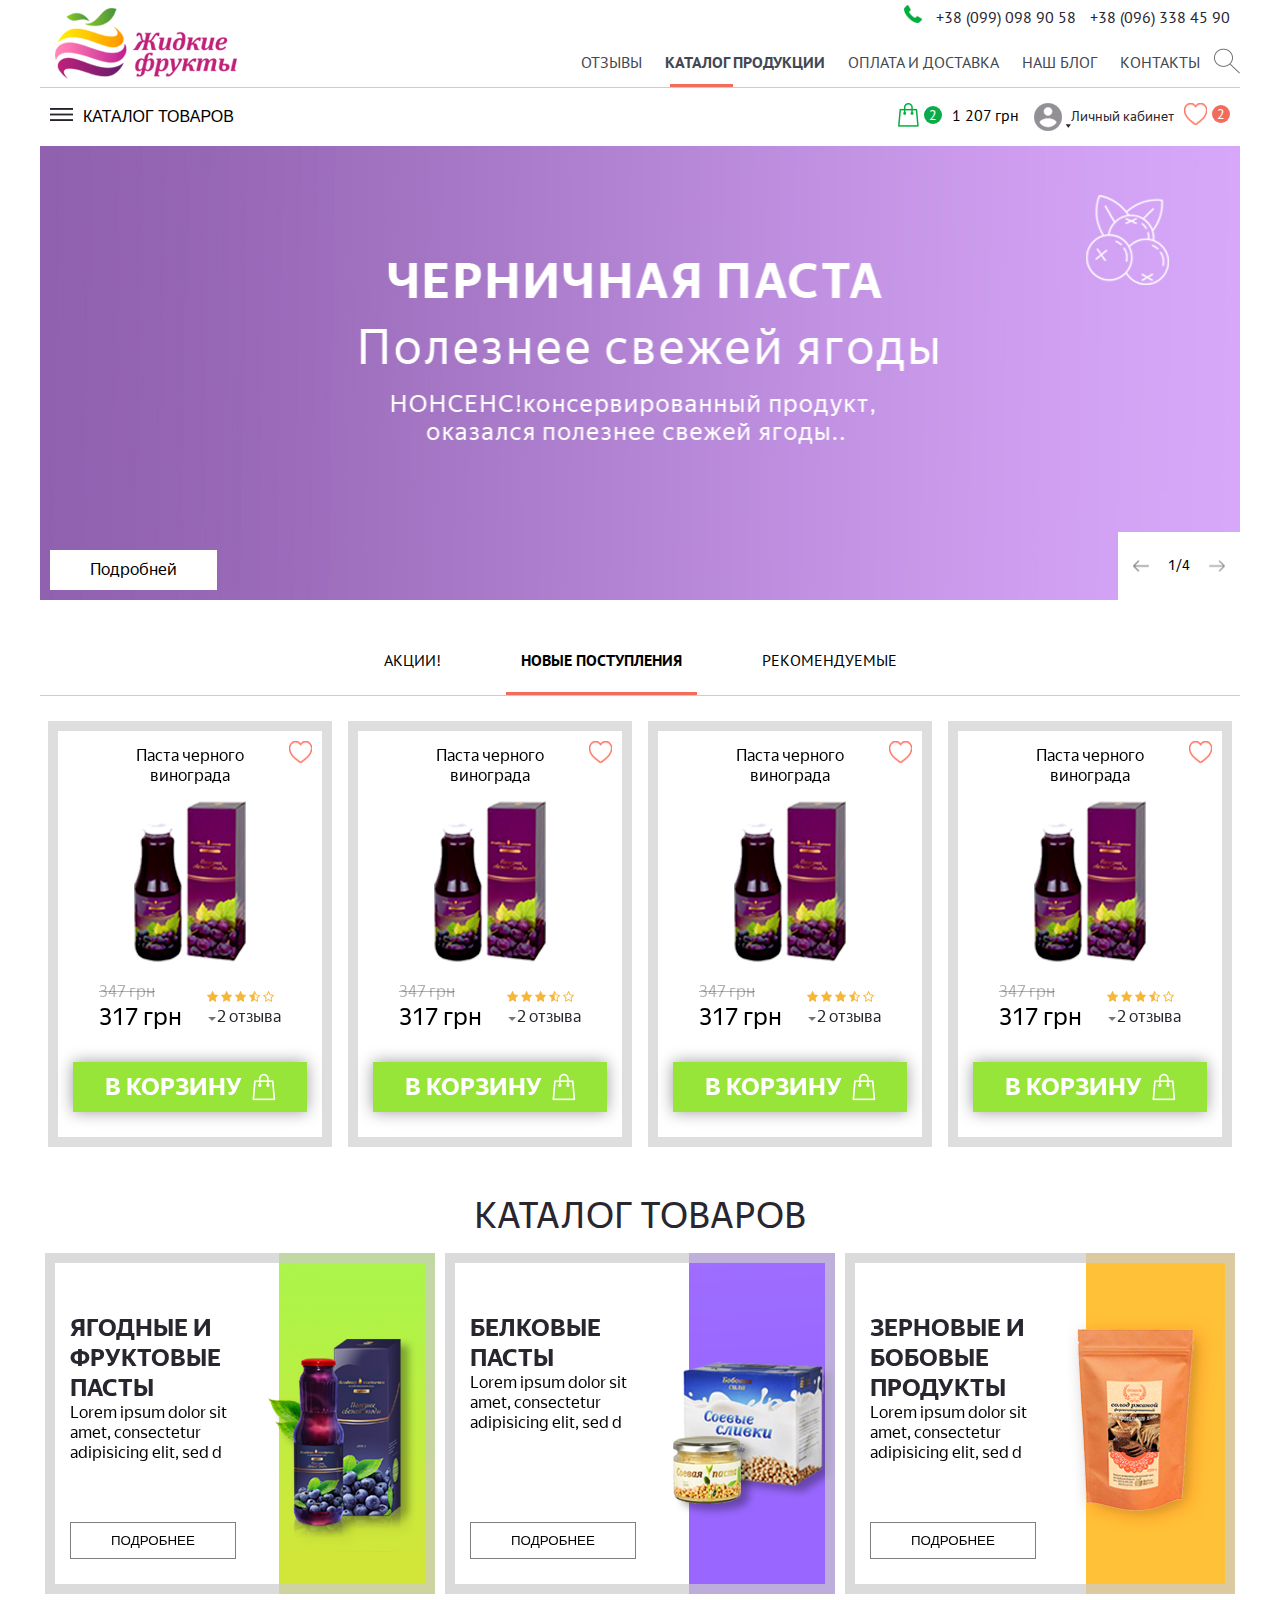
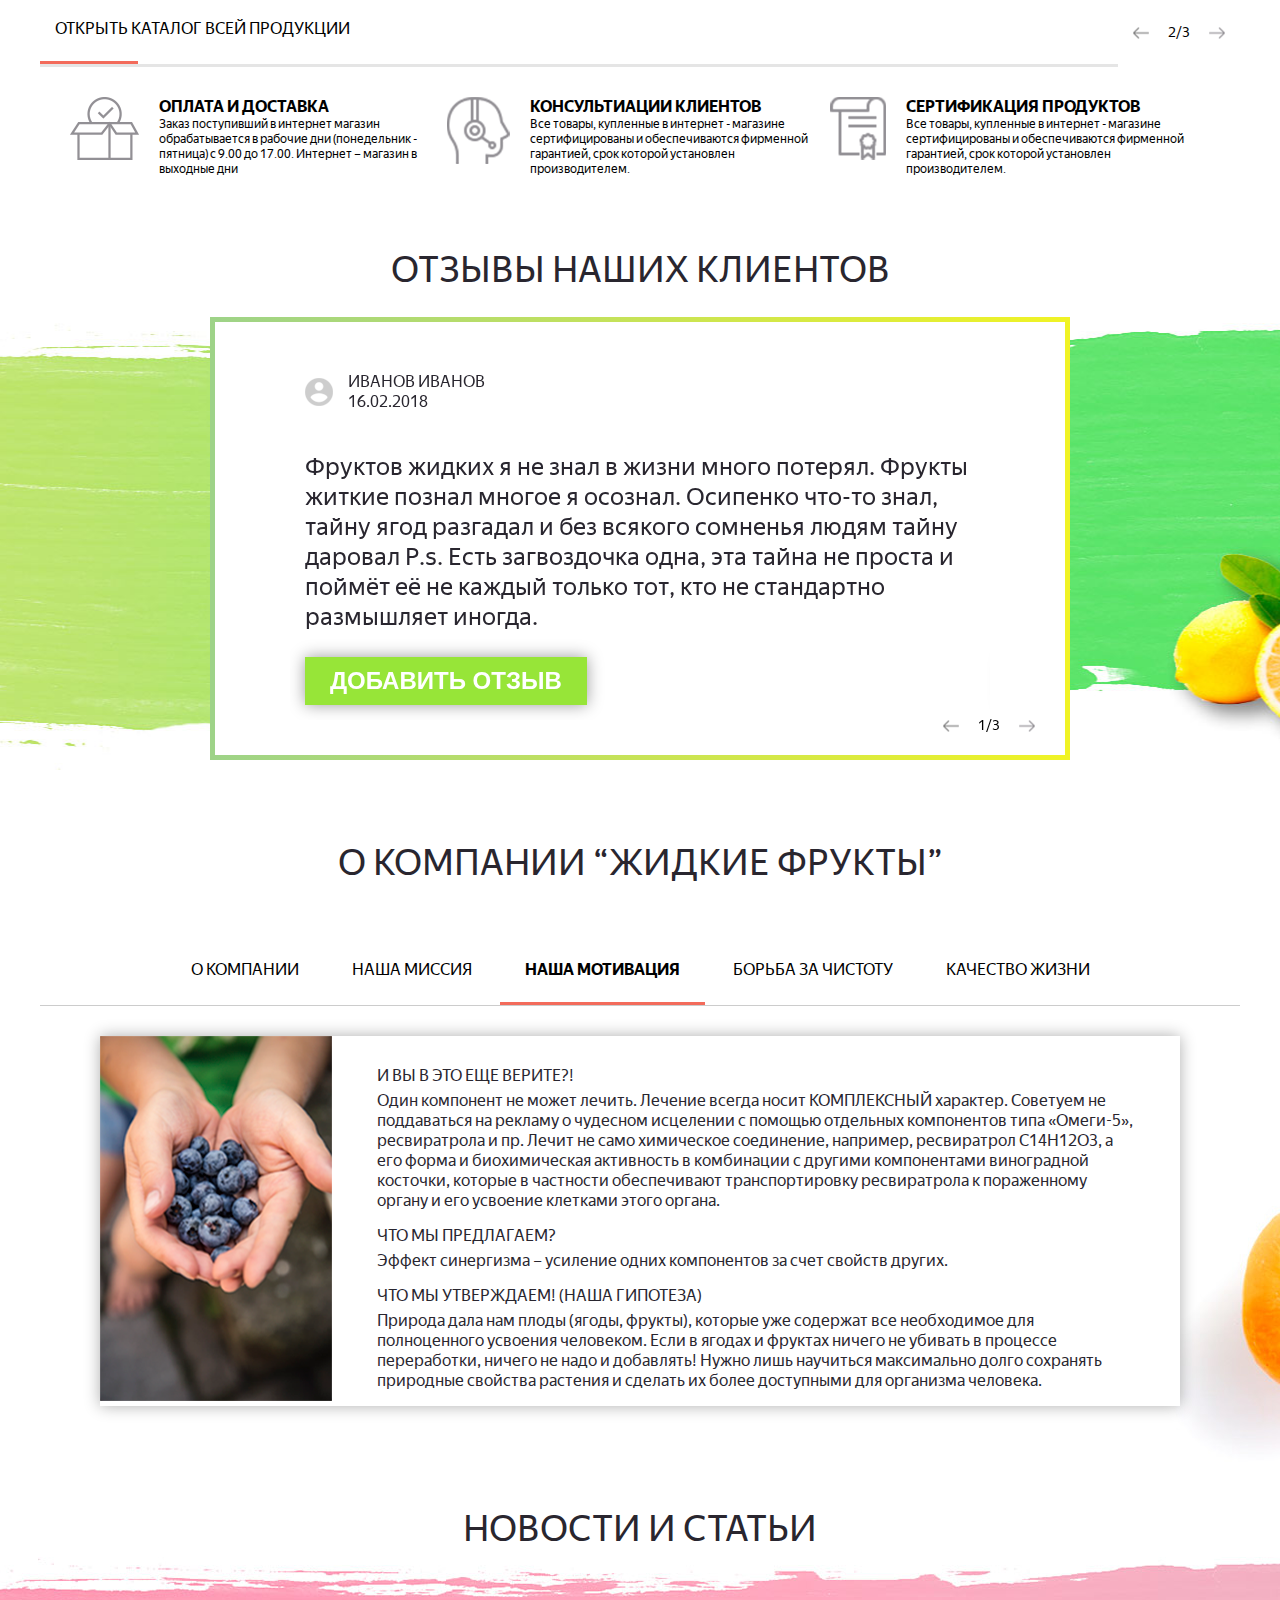
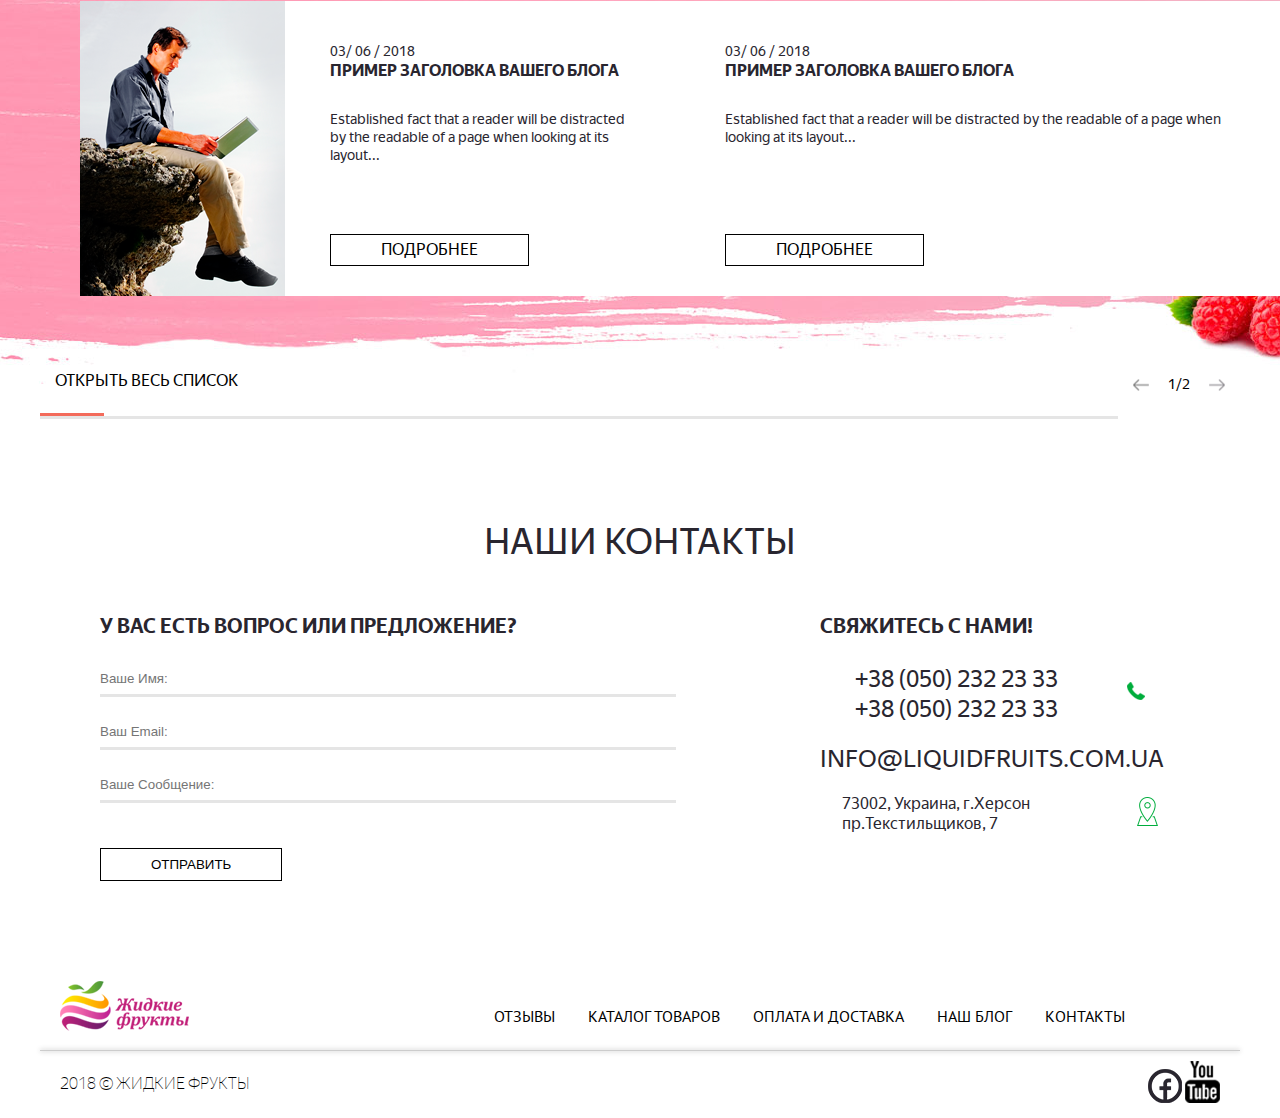
<file: index.html>
<!DOCTYPE html>
<html lang="ru"
	  dir="ltr">
<head>
	<meta name="description"
		  content="application/xhtml+xml"/>
	<meta charset="UTF-8"/>
	<meta name="viewport" content="width=device-width, initial-scale=1.0">
	<title>Get an object</title>
	<link href="https://fonts.googleapis.com/css?family=Raleway:400,800" rel="stylesheet">
	<link href="https://fonts.googleapis.com/css?family=PT+Sans:400,700" rel="stylesheet">
	<link rel="stylesheet" href="scss/css_plugin/labs.css" />
	<link rel="stylesheet" href="scss/css_plugin/remodal.css" />
	<link rel="stylesheet" href="scss/css_plugin/remodal-default-theme.css" />
	<link rel="stylesheet" href="scss/main.css" />
	<script type="text/javascript" src="js/components/jquery-3.2.1.min.js"></script>
	<script type="text/javascript" src="js/components/owlcarousel/owl.carousel.js"></script>
	<script type="text/javascript" src="js/components/owlcarousel/owl.navigation.js"></script>
	<script type="text/javascript" src="js/components/jquery.raty-fa.js"></script>
	<script type="text/javascript" src="js/components/remodal.js"></script>
	<script type="text/javascript" src="js/components/jquery.slimscroll.min.js"></script>
	<script type="text/javascript" src="js/main.js"></script>
	<script type="text/javascript" src="js/pages/home.js"></script>
</head>
<body>

<section class="top_navbar">
	<div class="container">
		<div class="top_navbar-container">
			<div class="top_navbar-container__item">
				<div class="top_navbar-container__item-logo">
					<a href="/"><img src="images/logo.png" /></a>
				</div>
			</div>
			<div class="top_navbar-container__item">
				<div class="top_navbar-container__item-contacts">
					<span><img src="images/icon-tel.png" /></span>
					<a href="tel:+380990989058">+38 (099) 098 90 58</a>
					<a href="tel:+380990989058">+38 (096) 338 45 90</a>
				</div>
				<div class="top_navbar-container__item-menu">
					<ul class="top_navbar-container__item-menu__list">
						<li><a href="#">ОТЗЫВЫ</a></li>
						<li><a class="active" href="#">КАТАЛОГ ПРОДУКЦИИ</a></li>
						<li><a href="#">ОПЛАТА И ДОСТАВКА</a></li>
						<li><a href="#">НАШ БЛОГ</a></li>
						<li><a href="#">КОНТАКТЫ</a></li>
						<li><img src="images/icon-search.png" /></li>
					</ul>
				</div>
			</div>
		</div>
	</div>
</section>
<section class="fixed_navbar">
	<div class="container">
		<div class="fixed_navbar-container">
			<div class="fixed_navbar-container-catalog">
				<button type="button"><img src="images/icon-catalog.png">Каталог товаров</button>
				<div class="fixed_navbar-container-catalog__dropdown">
					<div class="catalog_block">
						<div class="container">
							<div class="catalog_block_container">
								<div class="catalog_block_container-header">
									<p>КАТАЛОГ ТОВАРОВ</p>
								</div>
								<div id="categories_list" class="catalog_block_container-list owl-carousel owl-theme">
									<div  class="item catalog_block_container-list__item">
										<img data-image = "images/categories/1.png" data-image-active="images/categories/1-active.png" src="images/categories/1.png" />
										<div class="item catalog_block_container-list__item-wrapper">
											<div class="catalog_block_container-list__item-wrapper-text">
												<h3>ЯГОДНЫЕ И  ФРУКТОВЫЕ ПАСТЫ </h3>
												<p>Lorem ipsum dolor sit amet, consectetur adipisicing elit, sed d</p>
												<button>ПОДРОБНЕЕ</button>
											</div>
										</div>
									</div>
									<div  class="item catalog_block_container-list__item">
										<img src="images/categories/2.png" />
										<div class="item catalog_block_container-list__item-wrapper">
											<div class="catalog_block_container-list__item-wrapper-text">
												<h3>белковые ПАСТЫ</h3>
												<p>Lorem ipsum dolor sit amet, consectetur adipisicing elit, sed d</p>
												<button>ПОДРОБНЕЕ</button>
											</div>
										</div>
									</div>
									<div  class="item catalog_block_container-list__item">
										<img src="images/categories/3.png" />
										<div class="item catalog_block_container-list__item-wrapper">
											<div class="catalog_block_container-list__item-wrapper-text">
												<h3>Зерновые  и бобовые продукты</h3>
												<p>Lorem ipsum dolor sit amet, consectetur adipisicing elit, sed d</p>
												<button>ПОДРОБНЕЕ</button>
											</div>
										</div>
									</div>
								</div>
								<div class="owl-custom-pagination catalog_block_container-pagination">

								</div>
								<div class="catalog_block_container-subcategories">
									<div class="catalog_block_container-subcategories__close">
										<a href="#" ><img src="images/icon-close.png" /></a>
									</div>
									<div class="catalog_block_container-subcategories__header">
										<img src="images/icon-subcategories.png" />
										<p><span>СМОТРЕТЬ ВСЕ ТОВАРЫ</span> /  ягодные и фруктовые пасты </p>
									</div>
									<div class="catalog_block_container-subcategories__content">
										<div class="catalog_block_container-subcategories__content-item">
											<a href="">Черничная паста</a>
										</div>
										<div class="catalog_block_container-subcategories__content-item">
											<a href="">Клюквенная паста</a>
										</div>
										<div class="catalog_block_container-subcategories__content-item">
											<a href="">Клюквенная паста</a>
										</div>
										<div class="catalog_block_container-subcategories__content-item">
											<a href="">Черничная паста</a>
										</div>
										<div class="catalog_block_container-subcategories__content-item">
											<a href="">Клюквенная паста</a>
										</div>
										<div class="catalog_block_container-subcategories__content-item">
											<a href="">Клюквенная паста</a>
										</div>
										<div class="catalog_block_container-subcategories__content-item">
											<a href="">Черничная паста</a>
										</div>
										<div class="catalog_block_container-subcategories__content-item">
											<a href="">Клюквенная паста</a>
										</div>
										<div class="catalog_block_container-subcategories__content-item">
											<a href="">Клюквенная паста</a>
										</div>
									</div>
								</div>
								<div class="catalog_block_container-footer">
									<div class="catalog_block_container-footer__link">
										<a href="#" class="">открыть каталог всей продукции</a>
									</div>
									<div class="catalog_block_container-footer__pagination">

									</div>
								</div>
							</div>
						</div>
					</div>
				</div>
			</div>
			<div class="fixed_navbar-container-cart">
				<div class="fixed_navbar-container-cart__cart">
					<a href="shopping-cart.html"><img src="images/icon-bag.png" /> <span>2</span> <p
							class="fixed_navbar-container-cart__cart-price">1 207 грн</p></a>
				</div>
				<div class="fixed_navbar-container-cart__account">
					<div class="fixed_navbar-container-cart__account-navbar dropdown">
						<div class="dropdown-header">
							<img src="images/icon-user.png" /> <p>Личный кабинет</p>
						</div>
						<div class="dropdown-content">
							<ul class="fixed_navbar-container-cart__account-navbar__items">
								<li><a href="#login-modal">Войти</a></li>
								<li><a href="#">Зарегистрироваться</a></li>
							</ul>
						</div>
					</div>
				</div>
				<div class="fixed_navbar-container-cart__like">
					<a href="#"><img src="images/icon-like.png" /> <span>2</span></a>
				</div>
			</div>

		</div>
	</div>
</section>
<section class="main_banner">
	<div class="container">
		<div class="main_banner_container">
			<div id="main_banner" class="owl-carousel owl-theme main_banner_container-items">
				<div class="item">
					<img src="images/banner_1.jpg" />
					<a href="#">Подробней</a>
				</div>
				<div class="item">
					<img src="images/banner_1.jpg" />
					<a href="#">Подробней</a>
				</div>
				<div class="item">
					<img src="images/banner_1.jpg" />
					<a href="#">Подробней</a>
				</div>
				<div class="item">
					<img src="images/banner_1.jpg" />
					<a href="#">Подробней</a>
				</div>
			</div>
			<div class="owl-custom-pagination main_banner_container-pagination">

			</div>
		</div>
	</div>
</section>
<section class="product_list">
	<div class="container">
		<div class="product_list_container">
			<div class="product_list_container-header">
				<div class="product_list_container-header__item">
					<a  href="#">АКЦИИ!</a>
				</div>
				<div class="product_list_container-header__item">
					<a class="active" href="#">НОВЫЕ ПОСТУПЛЕНИЯ</a>
				</div>
				<div class="product_list_container-header__item">
					<a href="#">РЕКОМЕНДУЕМЫЕ</a>
				</div>
			</div>
			<div class="product_list_container-content">
				<div id="product_banner" class="owl-carousel owl-theme product_list_container-content__items">
					<div class="item">
						<div class="product_list_container-content__items-container">
							<div class="product_list_container-content__items-container__header">
								<a href="#">Паста черного  винограда  </a>
								<div class="product_list_container-content__items-container__header-like">
									<button class="product_list_container-content__items-container__header-like__button" type="button"><img src="images/icon-like.png" /></button>
								</div>
							</div>
							<div class="product_list_container-content__items-container__image">
								<img src="images/products/product_1.jpg" />
							</div>
							<div class="product_list_container-content__items-container__content">
								<div class="product_list_container-content__items-container__content-price">
									<div class="product_list_container-content__items-container__content-price__item">
										<p class="old_price">
											347 грн
										</p>
										<p>317 грн</p>
									</div>
									<div class="product_list_container-content__items-container__content-price__item">
										<div class="raty"></div>
										<div class="product_list_container-content__items-container__content-price__item-rating">
											<img src="images/icon-arrow.png" /> <span>2 отзыва</span>
										</div>
									</div>
								</div>
								<div class="product_list_container-content__items-container__content-addtocart">
									<a href="#">
										<span>В корзину</span> <img src="images/icon-bag-big.png" />
									</a>
								</div>
							</div>
						</div>
					</div>
					<div class="item">
						<div class="product_list_container-content__items-container">
							<div class="product_list_container-content__items-container__header">
								<a href="#">Паста черного  винограда  </a>
								<div class="product_list_container-content__items-container__header-like">
									<button class="product_list_container-content__items-container__header-like__button" type="button"><img src="images/icon-like.png" /></button>
								</div>
							</div>
							<div class="product_list_container-content__items-container__image">
								<img src="images/products/product_1.jpg" />
							</div>
							<div class="product_list_container-content__items-container__content">
								<div class="product_list_container-content__items-container__content-price">
									<div class="product_list_container-content__items-container__content-price__item">
										<p class="old_price">
											347 грн
										</p>
										<p>317 грн</p>
									</div>
									<div class="product_list_container-content__items-container__content-price__item">
										<div class="raty"></div>
										<div class="product_list_container-content__items-container__content-price__item-rating">
											<img src="images/icon-arrow.png" /> <span>2 отзыва</span>
										</div>
									</div>
								</div>
								<div class="product_list_container-content__items-container__content-addtocart">
									<a href="#">
										<span>В корзину</span> <img src="images/icon-bag-big.png" />
									</a>
								</div>
							</div>
						</div>
					</div>
					<div class="item">
						<div class="product_list_container-content__items-container">
							<div class="product_list_container-content__items-container__header">
								<a href="#">Паста черного  винограда  </a>
								<div class="product_list_container-content__items-container__header-like">
									<button class="product_list_container-content__items-container__header-like__button" type="button"><img src="images/icon-like.png" /></button>
								</div>
							</div>
							<div class="product_list_container-content__items-container__image">
								<img src="images/products/product_1.jpg" />
							</div>
							<div class="product_list_container-content__items-container__content">
								<div class="product_list_container-content__items-container__content-price">
									<div class="product_list_container-content__items-container__content-price__item">
										<p class="old_price">
											347 грн
										</p>
										<p>317 грн</p>
									</div>
									<div class="product_list_container-content__items-container__content-price__item">
										<div class="raty"></div>
										<div class="product_list_container-content__items-container__content-price__item-rating">
											<img src="images/icon-arrow.png" /> <span>2 отзыва</span>
										</div>
									</div>
								</div>
								<div class="product_list_container-content__items-container__content-addtocart">
									<a href="#">
										<span>В корзину</span> <img src="images/icon-bag-big.png" />
									</a>
								</div>
							</div>
						</div>
					</div>
					<div class="item">
						<div class="product_list_container-content__items-container">
							<div class="product_list_container-content__items-container__header">
								<a href="#">Паста черного  винограда  </a>
								<div class="product_list_container-content__items-container__header-like">
									<button class="product_list_container-content__items-container__header-like__button" type="button"><img src="images/icon-like.png" /></button>
								</div>
							</div>
							<div class="product_list_container-content__items-container__image">
								<img src="images/products/product_1.jpg" />
							</div>
							<div class="product_list_container-content__items-container__content">
								<div class="product_list_container-content__items-container__content-price">
									<div class="product_list_container-content__items-container__content-price__item">
										<p class="old_price">
											347 грн
										</p>
										<p>317 грн</p>
									</div>
									<div class="product_list_container-content__items-container__content-price__item">
										<div class="raty"></div>
										<div class="product_list_container-content__items-container__content-price__item-rating">
											<img src="images/icon-arrow.png" /> <span>2 отзыва</span>
										</div>
									</div>
								</div>
								<div class="product_list_container-content__items-container__content-addtocart">
									<a href="#">
										<span>В корзину</span> <img src="images/icon-bag-big.png" />
									</a>
								</div>
							</div>
						</div>
					</div>
					<div class="item">
						<div class="product_list_container-content__items-container">
							<div class="product_list_container-content__items-container__header">
								<a href="#">Паста черного  винограда  </a>
								<div class="product_list_container-content__items-container__header-like">
									<button class="product_list_container-content__items-container__header-like__button" type="button"><img src="images/icon-like.png" /></button>
								</div>
							</div>
							<div class="product_list_container-content__items-container__image">
								<img src="images/products/product_1.jpg" />
							</div>
							<div class="product_list_container-content__items-container__content">
								<div class="product_list_container-content__items-container__content-price">
									<div class="product_list_container-content__items-container__content-price__item">
										<p class="old_price">
											347 грн
										</p>
										<p>317 грн</p>
									</div>
									<div class="product_list_container-content__items-container__content-price__item">
										<div class="raty"></div>
										<div class="product_list_container-content__items-container__content-price__item-rating">
											<img src="images/icon-arrow.png" /> <span>2 отзыва</span>
										</div>
									</div>
								</div>
								<div class="product_list_container-content__items-container__content-addtocart">
									<a href="#">
										<span>В корзину</span> <img src="images/icon-bag-big.png" />
									</a>
								</div>
							</div>
						</div>
					</div>
				</div>
			</div>
		</div>
	</div>
</section>
<section class="catalog_block">
	<div class="container">
		<div class="catalog_block_container">
			<div class="catalog_block_container-header">
				<p>КАТАЛОГ ТОВАРОВ</p>
			</div>
			<div id="categories_list" class="catalog_block_container-list owl-carousel owl-theme">
				<div  class="item catalog_block_container-list__item">
					<img data-image = "images/categories/1.png" data-image-active="images/categories/1-active.png" src="images/categories/1.png" />
					<div class="item catalog_block_container-list__item-wrapper">
						<div class="catalog_block_container-list__item-wrapper-text">
							<h3>ЯГОДНЫЕ И  ФРУКТОВЫЕ ПАСТЫ </h3>
							<p>Lorem ipsum dolor sit amet, consectetur adipisicing elit, sed d</p>
							<button>ПОДРОБНЕЕ</button>
						</div>
					</div>
				</div>
				<div  class="item catalog_block_container-list__item">
					<img src="images/categories/2.png" />
					<div class="item catalog_block_container-list__item-wrapper">
						<div class="catalog_block_container-list__item-wrapper-text">
							<h3>белковые ПАСТЫ</h3>
							<p>Lorem ipsum dolor sit amet, consectetur adipisicing elit, sed d</p>
							<button>ПОДРОБНЕЕ</button>
						</div>
					</div>
				</div>
				<div  class="item catalog_block_container-list__item">
					<img src="images/categories/3.png" />
					<div class="item catalog_block_container-list__item-wrapper">
						<div class="catalog_block_container-list__item-wrapper-text">
							<h3>Зерновые  и бобовые продукты</h3>
							<p>Lorem ipsum dolor sit amet, consectetur adipisicing elit, sed d</p>
							<button>ПОДРОБНЕЕ</button>
						</div>
					</div>
				</div>
			</div>
			<div class="owl-custom-pagination catalog_block_container-pagination">

			</div>
			<div class="catalog_block_container-subcategories">
				<div class="catalog_block_container-subcategories__close">
					<a href="#" ><img src="images/icon-close.png" /></a>
				</div>
				<div class="catalog_block_container-subcategories__header">
					<img src="images/icon-subcategories.png" />
					<p><span>СМОТРЕТЬ ВСЕ ТОВАРЫ</span> /  ягодные и фруктовые пасты </p>
				</div>
				<div class="catalog_block_container-subcategories__content">
					<div class="catalog_block_container-subcategories__content-item">
						<a href="">Черничная паста</a>
					</div>
					<div class="catalog_block_container-subcategories__content-item">
						<a href="">Клюквенная паста</a>
					</div>
					<div class="catalog_block_container-subcategories__content-item">
						<a href="">Клюквенная паста</a>
					</div>
					<div class="catalog_block_container-subcategories__content-item">
						<a href="">Черничная паста</a>
					</div>
					<div class="catalog_block_container-subcategories__content-item">
						<a href="">Клюквенная паста</a>
					</div>
					<div class="catalog_block_container-subcategories__content-item">
						<a href="">Клюквенная паста</a>
					</div>
					<div class="catalog_block_container-subcategories__content-item">
						<a href="">Черничная паста</a>
					</div>
					<div class="catalog_block_container-subcategories__content-item">
						<a href="">Клюквенная паста</a>
					</div>
					<div class="catalog_block_container-subcategories__content-item">
						<a href="">Клюквенная паста</a>
					</div>
				</div>
			</div>
			<div class="catalog_block_container-footer">
				<div class="catalog_block_container-footer__link">
					<a href="#" class="">открыть каталог всей продукции</a>
				</div>
				<div class="catalog_block_container-footer__pagination">

				</div>
			</div>
		</div>
	</div>
</section>
<section class="information_block">
	<div class="container">
		<div class="information_block_container">
			<div class="information_block_container-item">
				<div class="information_block_container-item__thumb">
					<img src="images/help_1.png" />
				</div>
				<div class="information_block_container-item__text">
					<p class="header">ОПЛАТА И ДОСТАВКА</p>
					<p>Заказ поступивший в интернет  магазин обрабатывается в рабочие дни
						(понедельник - пятница) с 9.00 до 17.00.
						Интернет – магазин в выходные дни </p>
				</div>
			</div>
			<div class="information_block_container-item">
				<div class="information_block_container-item__thumb">
					<img src="images/help_2.png" />
				</div>
				<div class="information_block_container-item__text">
					<p class="header">КОНСУЛЬТИАЦИИ КЛИЕНТОВ</p>
					<p>Все товары, купленные
						в интернет - магазине сертифицированы и обеспечиваются фирменной гарантией, срок которой установлен  производителем.
					</p>
				</div>
			</div>
			<div class="information_block_container-item">
				<div class="information_block_container-item__thumb">
					<img src="images/help_3.png" />
				</div>
				<div class="information_block_container-item__text">
					<p class="header">СЕРТИФИКАЦИЯ ПРОДУКТОВ</p>
					<p>Все товары, купленные
						в интернет - магазине сертифицированы и обеспечиваются фирменной гарантией, срок которой установлен  производителем.
					</p>
				</div>
			</div>
		</div>
	</div>
</section>
<section class="reviews_block">
	<div class="reviews_block_backgrounds">
		<div class="background-1">
		</div>
	</div>
	<div class="container">
		<div class="reviews_block_container">
			<div class="reviews_block_container-header">
				<p>ОТЗЫВЫ НАШИХ КЛИЕНТОВ</p>
			</div>
			<div class="reviews_block_container-wrapper">
				<div class="owl-carousel owl-theme">
					<div class="item">
						<div class="reviews_block_container-wrapper__person">
							<div class="reviews_block_container-wrapper__person-thumb">
								<img src="images/reviews_profile.png" />
							</div>
							<div class="reviews_block_container-wrapper__person-name">
								<p>Иванов Иванов</p>
								<span>16.02.2018</span>
							</div>
						</div>
						<div class="reviews_block_container-wrapper__comment">
							<p>Фруктов жидких я не знал в жизни много потерял. Фрукты житкие познал многое я осознал. Осипенко что-то знал, тайну ягод разгадал и без всякого сомненья людям тайну даровал P.s. Есть загвоздочка одна, эта тайна не проста и поймёт её не каждый только тот, кто не стандартно размышляет иногда.</p>
						</div>
						<div class="reviews_block_container-wrapper__button">
							<button>ДОБАВИТЬ ОТЗЫВ</button>
						</div>
					</div>
					<div class="item">
						<div class="reviews_block_container-wrapper__person">
							<div class="reviews_block_container-wrapper__person-thumb">
								<img src="images/reviews_profile.png" />
							</div>
							<div class="reviews_block_container-wrapper__person-name">
								<p>Иванов Иванов</p>
								<span>16.02.2018</span>
							</div>
						</div>
						<div class="reviews_block_container-wrapper__comment">
							<p>Фруктов жидких я не знал в жизни много потерял. Фрукты житкие познал многое я осознал. Осипенко что-то знал, тайну ягод разгадал и без всякого сомненья людям тайну даровал P.s. Есть загвоздочка одна, эта тайна не проста и поймёт её не каждый только тот, кто не стандартно размышляет иногда.</p>
						</div>
						<div class="reviews_block_container-wrapper__button">
							<button>ДОБАВИТЬ ОТЗЫВ</button>
						</div>
					</div>
					<div class="item">
						<div class="reviews_block_container-wrapper__person">
							<div class="reviews_block_container-wrapper__person-thumb">
								<img src="images/reviews_profile.png" />
							</div>
							<div class="reviews_block_container-wrapper__person-name">
								<p>Иванов Иванов</p>
								<span>16.02.2018</span>
							</div>
						</div>
						<div class="reviews_block_container-wrapper__comment">
							<p>Фруктов жидких я не знал в жизни много потерял. Фрукты житкие познал многое я осознал. Осипенко что-то знал, тайну ягод разгадал и без всякого сомненья людям тайну даровал P.s. Есть загвоздочка одна, эта тайна не проста и поймёт её не каждый только тот, кто не стандартно размышляет иногда.</p>
						</div>
						<div class="reviews_block_container-wrapper__button">
							<button>ДОБАВИТЬ ОТЗЫВ</button>
						</div>
					</div>
				</div>
				<div class="owl-custom-pagination reviews_block_container-wrapper-pagination">

				</div>
			</div>
		</div>
	</div>
</section>
<section class="seo_block">
	<div class="container">
		<div class="seo_block_container">
			<div class="seo_block_container-header">
				<p>О КОМПАНИИ “ЖИДКИЕ ФРУКТЫ”</p>
			</div>
			<div class="seo_block_container-content tabs_container">
				<div class="seo_block_container-content__tabs">
					<ul class="tabs_list">
						<li><a href="#tab_about_us">О КОМПАНИИ</a></li>
						<li><a href="#tab_mission">НАША МИССИЯ</a></li>
						<li><a class="active" href="#tab_motivation">НАША МОТИВАЦИЯ</a></li>
						<li><a href="#tab_clear">БОРЬБА ЗА ЧИСТОТУ</a></li>
						<li><a href="#tab_quality">КАЧЕСТВО ЖИЗНИ</a></li>
					</ul>
				</div>
				<div class="seo_block_container-content__wrapper">
					<div class="seo_block_container-content__wrapper-content tabs_items">
						<div id="tab_about_us" class="seo_block_container-content__wrapper-content__item ">
							<div class="seo_block_container-content__wrapper-content__item__container">
								<div class="seo_block_container-content__wrapper-content__item__container__thumb">
									<img src="images/seo_1.png" />
								</div>
								<div class="seo_block_container-content__wrapper-content__item__container__text">
									<p class="header">И ВЫ В ЭТО ЕЩЕ ВЕРИТЕ?!</p>
									<p>Один компонент не может лечить. Лечение всегда носит КОМПЛЕКСНЫЙ характер. Советуем не поддаваться на рекламу о чудесном исцелении с помощью отдельных компонентов типа «Омеги-5», ресвиратрола и пр. Лечит не само химическое соединение, например, ресвиратрол C14H12O3, а его форма и биохимическая активность в комбинации с другими компонентами виноградной косточки, которые в частности обеспечивают транспортировку ресвиратрола к пораженному органу и его усвоение клетками этого органа.
									</p>
									<p class="header">ЧТО МЫ ПРЕДЛАГАЕМ?</p>
									<p>Эффект синергизма – усиление одних компонентов за счет свойств других.</p>
									<p class="header">ЧТО МЫ УТВЕРЖДАЕМ! (НАША ГИПОТЕЗА)</p>
									<p>Природа дала нам плоды (ягоды, фрукты), которые уже содержат все необходимое для полноценного усвоения человеком. Если в ягодах и фруктах ничего не убивать в процессе переработки, ничего не надо и добавлять! Нужно лишь научиться максимально долго сохранять природные свойства растения и сделать их более доступными для организма человека.
									</p>
									<!--<p class="header">
										ПРОТИВ ЧЕГО МЫ ВЫСТУПАЕМ
									</p>
									<p>Против смешения разного вида сырья (ягод и фруктов). Выгодного, с точки зрения производителя, но совершенно необоснованного эволюцией человека и всего животного мира.
										С точки зрения медиков (что уж говорить об обывателях!) человеческий организм – это бочка, куда можно «накидать» недостающие компоненты, часто не обращая внимания на результаты их взаимодействия между собой.
									</p>
									<p class="header">
										ЧТО МЫ ДЛЯ ЭТОГО ДЕЛАЕМ?

									</p>
									<p>	Мы производим только МОНО-ПРОДУКТЫ. Никаких смесей! Медведь и заяц не смешивают чернику и клюкву. «Миксы» ест только человек и дорого, по нашему мнению, платит за это!
										В процессе термообработки, неизбежной при консервировании, уничтожается ряд ценных составляющих натурального сырья, поэтому вареное мясо традиционно употребляется с овощами. Если не добавлять к мясу никаких витаминов, то в течение месяца, потребляя только вареное мясо, заключенный умирает в страшных муках (древняя казнь в Китае). В то же время хищники, поедая свежее мясо, обходятся без овощей, так как мясо и рыба содержат необходимые витамины достаточные для переваривания этого-же мяса или рыбы.
									</p>
									-->
								</div>
							</div>
						</div>
						<div id="tab_mission" class="seo_block_container-content__wrapper-content__item">
							<div class="seo_block_container-content__wrapper-content__item__container">
								<div class="seo_block_container-content__wrapper-content__item__container__thumb">
									<img src="images/seo_1.png" />
								</div>
								<div class="seo_block_container-content__wrapper-content__item__container__text">
									<p class="header">И ВЫ В ЭТО ЕЩЕ ВЕРИТЕ?!</p>
									<p>Один компонент не может лечить. Лечение всегда носит КОМПЛЕКСНЫЙ характер. Советуем не поддаваться на рекламу о чудесном исцелении с помощью отдельных компонентов типа «Омеги-5», ресвиратрола и пр. Лечит не само химическое соединение, например, ресвиратрол C14H12O3, а его форма и биохимическая активность в комбинации с другими компонентами виноградной косточки, которые в частности обеспечивают транспортировку ресвиратрола к пораженному органу и его усвоение клетками этого органа.
									</p>
									<p class="header">ЧТО МЫ ПРЕДЛАГАЕМ?</p>
									<p>Эффект синергизма – усиление одних компонентов за счет свойств других.</p>
									<p class="header">ЧТО МЫ УТВЕРЖДАЕМ! (НАША ГИПОТЕЗА)</p>
									<p>Природа дала нам плоды (ягоды, фрукты), которые уже содержат все необходимое для полноценного усвоения человеком. Если в ягодах и фруктах ничего не убивать в процессе переработки, ничего не надо и добавлять! Нужно лишь научиться максимально долго сохранять природные свойства растения и сделать их более доступными для организма человека.
									</p>
									<!--<p class="header">
										ПРОТИВ ЧЕГО МЫ ВЫСТУПАЕМ
									</p>
									<p>Против смешения разного вида сырья (ягод и фруктов). Выгодного, с точки зрения производителя, но совершенно необоснованного эволюцией человека и всего животного мира.
										С точки зрения медиков (что уж говорить об обывателях!) человеческий организм – это бочка, куда можно «накидать» недостающие компоненты, часто не обращая внимания на результаты их взаимодействия между собой.
									</p>
									<p class="header">
										ЧТО МЫ ДЛЯ ЭТОГО ДЕЛАЕМ?

									</p>
									<p>	Мы производим только МОНО-ПРОДУКТЫ. Никаких смесей! Медведь и заяц не смешивают чернику и клюкву. «Миксы» ест только человек и дорого, по нашему мнению, платит за это!
										В процессе термообработки, неизбежной при консервировании, уничтожается ряд ценных составляющих натурального сырья, поэтому вареное мясо традиционно употребляется с овощами. Если не добавлять к мясу никаких витаминов, то в течение месяца, потребляя только вареное мясо, заключенный умирает в страшных муках (древняя казнь в Китае). В то же время хищники, поедая свежее мясо, обходятся без овощей, так как мясо и рыба содержат необходимые витамины достаточные для переваривания этого-же мяса или рыбы.
									</p>
									-->
								</div>
							</div>
						</div>
						<div id="tab_motivation" class="seo_block_container-content__wrapper-content__item active">
							<div class="seo_block_container-content__wrapper-content__item__container">
								<div class="seo_block_container-content__wrapper-content__item__container__thumb">
									<img src="images/seo_1.png" />
								</div>
								<div class="seo_block_container-content__wrapper-content__item__container__text">
									<p class="header">И ВЫ В ЭТО ЕЩЕ ВЕРИТЕ?!</p>
									<p>Один компонент не может лечить. Лечение всегда носит КОМПЛЕКСНЫЙ характер. Советуем не поддаваться на рекламу о чудесном исцелении с помощью отдельных компонентов типа «Омеги-5», ресвиратрола и пр. Лечит не само химическое соединение, например, ресвиратрол C14H12O3, а его форма и биохимическая активность в комбинации с другими компонентами виноградной косточки, которые в частности обеспечивают транспортировку ресвиратрола к пораженному органу и его усвоение клетками этого органа.
									</p>
									<p class="header">ЧТО МЫ ПРЕДЛАГАЕМ?</p>
									<p>Эффект синергизма – усиление одних компонентов за счет свойств других.</p>
									<p class="header">ЧТО МЫ УТВЕРЖДАЕМ! (НАША ГИПОТЕЗА)</p>
									<p>Природа дала нам плоды (ягоды, фрукты), которые уже содержат все необходимое для полноценного усвоения человеком. Если в ягодах и фруктах ничего не убивать в процессе переработки, ничего не надо и добавлять! Нужно лишь научиться максимально долго сохранять природные свойства растения и сделать их более доступными для организма человека.
									</p>
									<!--<p class="header">
										ПРОТИВ ЧЕГО МЫ ВЫСТУПАЕМ
									</p>
									<p>Против смешения разного вида сырья (ягод и фруктов). Выгодного, с точки зрения производителя, но совершенно необоснованного эволюцией человека и всего животного мира.
										С точки зрения медиков (что уж говорить об обывателях!) человеческий организм – это бочка, куда можно «накидать» недостающие компоненты, часто не обращая внимания на результаты их взаимодействия между собой.
									</p>
									<p class="header">
										ЧТО МЫ ДЛЯ ЭТОГО ДЕЛАЕМ?

									</p>
									<p>	Мы производим только МОНО-ПРОДУКТЫ. Никаких смесей! Медведь и заяц не смешивают чернику и клюкву. «Миксы» ест только человек и дорого, по нашему мнению, платит за это!
										В процессе термообработки, неизбежной при консервировании, уничтожается ряд ценных составляющих натурального сырья, поэтому вареное мясо традиционно употребляется с овощами. Если не добавлять к мясу никаких витаминов, то в течение месяца, потребляя только вареное мясо, заключенный умирает в страшных муках (древняя казнь в Китае). В то же время хищники, поедая свежее мясо, обходятся без овощей, так как мясо и рыба содержат необходимые витамины достаточные для переваривания этого-же мяса или рыбы.
									</p>
									-->
								</div>
							</div>
						</div>
						<div id="tab_clear" class="seo_block_container-content__wrapper-content__item ">
							<div class="seo_block_container-content__wrapper-content__item__container">
								<div class="seo_block_container-content__wrapper-content__item__container__thumb">
									<img src="images/seo_1.png" />
								</div>
								<div class="seo_block_container-content__wrapper-content__item__container__text">
									<p class="header">И ВЫ В ЭТО ЕЩЕ ВЕРИТЕ?!</p>
									<p>Один компонент не может лечить. Лечение всегда носит КОМПЛЕКСНЫЙ характер. Советуем не поддаваться на рекламу о чудесном исцелении с помощью отдельных компонентов типа «Омеги-5», ресвиратрола и пр. Лечит не само химическое соединение, например, ресвиратрол C14H12O3, а его форма и биохимическая активность в комбинации с другими компонентами виноградной косточки, которые в частности обеспечивают транспортировку ресвиратрола к пораженному органу и его усвоение клетками этого органа.
									</p>
									<p class="header">ЧТО МЫ ПРЕДЛАГАЕМ?</p>
									<p>Эффект синергизма – усиление одних компонентов за счет свойств других.</p>
									<p class="header">ЧТО МЫ УТВЕРЖДАЕМ! (НАША ГИПОТЕЗА)</p>
									<p>Природа дала нам плоды (ягоды, фрукты), которые уже содержат все необходимое для полноценного усвоения человеком. Если в ягодах и фруктах ничего не убивать в процессе переработки, ничего не надо и добавлять! Нужно лишь научиться максимально долго сохранять природные свойства растения и сделать их более доступными для организма человека.
									</p>
									<!--<p class="header">
										ПРОТИВ ЧЕГО МЫ ВЫСТУПАЕМ
									</p>
									<p>Против смешения разного вида сырья (ягод и фруктов). Выгодного, с точки зрения производителя, но совершенно необоснованного эволюцией человека и всего животного мира.
										С точки зрения медиков (что уж говорить об обывателях!) человеческий организм – это бочка, куда можно «накидать» недостающие компоненты, часто не обращая внимания на результаты их взаимодействия между собой.
									</p>
									<p class="header">
										ЧТО МЫ ДЛЯ ЭТОГО ДЕЛАЕМ?

									</p>
									<p>	Мы производим только МОНО-ПРОДУКТЫ. Никаких смесей! Медведь и заяц не смешивают чернику и клюкву. «Миксы» ест только человек и дорого, по нашему мнению, платит за это!
										В процессе термообработки, неизбежной при консервировании, уничтожается ряд ценных составляющих натурального сырья, поэтому вареное мясо традиционно употребляется с овощами. Если не добавлять к мясу никаких витаминов, то в течение месяца, потребляя только вареное мясо, заключенный умирает в страшных муках (древняя казнь в Китае). В то же время хищники, поедая свежее мясо, обходятся без овощей, так как мясо и рыба содержат необходимые витамины достаточные для переваривания этого-же мяса или рыбы.
									</p>
									-->
								</div>
							</div>
						</div>
						<div id="tab_quality" class="seo_block_container-content__wrapper-content__item">
							<div class="seo_block_container-content__wrapper-content__item__container">
								<div class="seo_block_container-content__wrapper-content__item__container__thumb">
									<img src="images/seo_1.png" />
								</div>
								<div class="seo_block_container-content__wrapper-content__item__container__text">
									<p class="header">И ВЫ В ЭТО ЕЩЕ ВЕРИТЕ?!</p>
									<p>Один компонент не может лечить. Лечение всегда носит КОМПЛЕКСНЫЙ характер. Советуем не поддаваться на рекламу о чудесном исцелении с помощью отдельных компонентов типа «Омеги-5», ресвиратрола и пр. Лечит не само химическое соединение, например, ресвиратрол C14H12O3, а его форма и биохимическая активность в комбинации с другими компонентами виноградной косточки, которые в частности обеспечивают транспортировку ресвиратрола к пораженному органу и его усвоение клетками этого органа.
									</p>
									<p class="header">ЧТО МЫ ПРЕДЛАГАЕМ?</p>
									<p>Эффект синергизма – усиление одних компонентов за счет свойств других.</p>
									<p class="header">ЧТО МЫ УТВЕРЖДАЕМ! (НАША ГИПОТЕЗА)</p>
									<p>Природа дала нам плоды (ягоды, фрукты), которые уже содержат все необходимое для полноценного усвоения человеком. Если в ягодах и фруктах ничего не убивать в процессе переработки, ничего не надо и добавлять! Нужно лишь научиться максимально долго сохранять природные свойства растения и сделать их более доступными для организма человека.
									</p>
									<!--<p class="header">
										ПРОТИВ ЧЕГО МЫ ВЫСТУПАЕМ
									</p>
									<p>Против смешения разного вида сырья (ягод и фруктов). Выгодного, с точки зрения производителя, но совершенно необоснованного эволюцией человека и всего животного мира.
										С точки зрения медиков (что уж говорить об обывателях!) человеческий организм – это бочка, куда можно «накидать» недостающие компоненты, часто не обращая внимания на результаты их взаимодействия между собой.
									</p>
									<p class="header">
										ЧТО МЫ ДЛЯ ЭТОГО ДЕЛАЕМ?

									</p>
									<p>	Мы производим только МОНО-ПРОДУКТЫ. Никаких смесей! Медведь и заяц не смешивают чернику и клюкву. «Миксы» ест только человек и дорого, по нашему мнению, платит за это!
										В процессе термообработки, неизбежной при консервировании, уничтожается ряд ценных составляющих натурального сырья, поэтому вареное мясо традиционно употребляется с овощами. Если не добавлять к мясу никаких витаминов, то в течение месяца, потребляя только вареное мясо, заключенный умирает в страшных муках (древняя казнь в Китае). В то же время хищники, поедая свежее мясо, обходятся без овощей, так как мясо и рыба содержат необходимые витамины достаточные для переваривания этого-же мяса или рыбы.
									</p>
									-->
								</div>
							</div>
						</div>
					</div>

				</div>
			</div>
		</div>
	</div>
	<div class="seo_block_backgrounds">
		<div class="background background-1">

		</div>
		<div class="background background-2">

		</div>
	</div>
</section>
<section class="news">
	<div class="news_backgrounds">
		<div class="background-1">
		</div>
	</div>
	<div class="container">
		<div class="news_container">
			<div class="news_container-header">
				<p>новости и статьи</p>
			</div>
			<div class="news_container-content">
				<div class="news_container-content__list owl-carousel owl-theme">
					<div class="item news_container-content__list-item">
						<div class="item news_container-content__list-item__thumb">
							<img src="images/news_1.png" />
						</div>
						<div class="item news_container-content__list-item__description">
							<span>03/ 06 / 2018 </span>
							<p class="header">ПРИМЕР ЗАГОЛОВКА ВАШЕГО БЛОГА  </p>
							<p>Established fact that a reader will be distracted by the readable of a page when looking at its layout...</p>
							<a href="#">ПОДРОБНЕЕ</a>
						</div>
					</div>
					<div class="item news_container-content__list-item">
						<div class="item news_container-content__list-item__thumb">
						</div>
						<div class="item news_container-content__list-item__description">
							<span>03/ 06 / 2018 </span>
							<p class="header">ПРИМЕР ЗАГОЛОВКА ВАШЕГО БЛОГА  </p>
							<p>Established fact that a reader will be distracted by the readable of a page when looking at its layout...</p>
							<a href="#">ПОДРОБНЕЕ</a>
						</div>
					</div>
				</div>
				<div class="owl-custom-pagination news_container-content-pagination">

				</div>
			</div>
			<div class="news_container-footer">
				<div class="news_container-footer__link">
					<a href="#" class="">открыть весь список</a>
				</div>
				<div class="news_container-footer__pagination">

				</div>
			</div>
		</div>
	</div>
</section>
<section class="contacts">
	<div class="container">
		<div class="contacts_container">
			<div class="contacts_container-header">
				<p>Наши контакты</p>
			</div>
			<div class="contacts_container-content">
				<div class="contacts_container-content_left">
					<p class="block-title">У ВАС ЕСТЬ ВОПРОС ИЛИ  ПРЕДЛОЖЕНИЕ?</p>
					<form action="">
						<input class="form-input-custom" type="text" placeholder="Ваше Имя:">
						<input class="form-input-custom" type="text" placeholder="Ваш Email:">
						<input class="form-input-custom" type="text" placeholder="Ваше Сообщение:">
						
						<button type="button" class="form-button-custom">
							ОТПРАВИТЬ
						</button>
					</form>
				</div>
				<div class="contacts_container-content_right">
					<p class="block-title">СВЯЖИТЕСЬ С НАМИ!</p>
					<div class="phones-wrapper">
						<div class="phones-wrapper_phones">
							<p>+38 (050) 232 23 33</p>
							<p>+38 (050) 232 23 33</p>
						</div>
						<div class="phones-wrapper_icon">
							<img src="images/icon-tel.png">
						</div>
					</div>
					<p class="email-block">
						INFO@LIQUIDFRUITS.COM.UA
					</p>
					<div class="address-wrapper">
						<div class="address-wrapper_address">
							73002, Украина, г.Херсон
							пр.Текстильщиков, 7
						</div>
						<div class="address-wrapper_icon">
							<img src="images/icon-pin.png">
						</div>
					</div>
				</div>
			</div>
		</div>
	</div>
</section>
<section class="footer">
	<div class="container">
		<div class="footer_container">
			<div class="footer_container-top">
				<div class="footer_container-top__logo">
					<img src="images/logo_footer.png" />
				</div>
				<div class="footer_container-top__navbar">
					<ul class="footer_container-top__navbar-list">
						<li>
							<a href="#">ОТЗЫВЫ</a>
						</li>
						<li>
							<a href="#">КАТАЛОГ ТОВАРОВ</a>
						</li>
						<li>
							<a href="#">ОПЛАТА И ДОСТАВКА</a>
						</li>
						<li>
							<a href="#">НАШ БЛОГ</a>
						</li>
						<li>
							<a href="#">КОНТАКТЫ</a>
						</li>
					</ul>
				</div>
			</div>
			<div class="footer_container-bottom">
				<div class="footer_container-bottom__copyrights">
					<p>2018 ©  жидкие фрукты</p>
				</div>
				<div class="footer_container-bottom__social">
					<a href="#"><img src="images/facebook-botom.png" /></a>
					<a href="#"><img src="images/youtube.png" /></a>
				</div>
			</div>
		</div>
	</div>
</section>
<section class="hidden_section">
	<div class="remodal" data-remodal-id="login-modal">
		<button data-remodal-action="close" class="remodal-close"></button>
		<div class="login_modal">
			<div class="login_modal-header">
				<span>Регистрация</span>
			</div>
			<div class="login_modal-content">
				<div class="tabs_container">
					<div class="tabs_items">
						<div id="tab_register" class="login_modal-content__form active">
							<form  id="register_form">
								<input type="email" name="email" value="" placeholder="Email" />
								<input type="password" name="password" value="" placeholder="Пароль" />
								<input type="password" name="confirm_password" value="" placeholder="Повторите пароль" />
							</form>
						</div>
						<div id="tab_login" class="login_modal-content__form">
							<form  id="login_form">
								<input type="email" name="email" value="" placeholder="Email" />
								<input type="password" name="password" value="" placeholder="Пароль" />
							</form>
						</div>
						<div id="tab_remember" class="login_modal-content__form">
							<form  id="remember_form">
								<input type="email" name="email" value="" placeholder="Email" />
							</form>
						</div>
					</div>
					<div class="login_modal-content__tabs">
						<ul class="tabs_list">
							<li><a class="active" href="#tab_register">Регистрация</a></li>
							<li><a href="#tab_login">Вход</a></li>
							<li><a href="#tab_remember">Восстановление</a></li>
						</ul>
					</div>
				</div>
				<div class="login_modal-content__submit">
					<button type="submit" form="register_form"><span>Регистрация</span></button>
				</div>
				<div class="login_modal-content__social">
					<p>Вход через: <a href="#"><img src="images/icon-facebook.png" /></a></p>

				</div>
			</div>
		</div>
	</div>
</section>
</body>
</html>
</file>
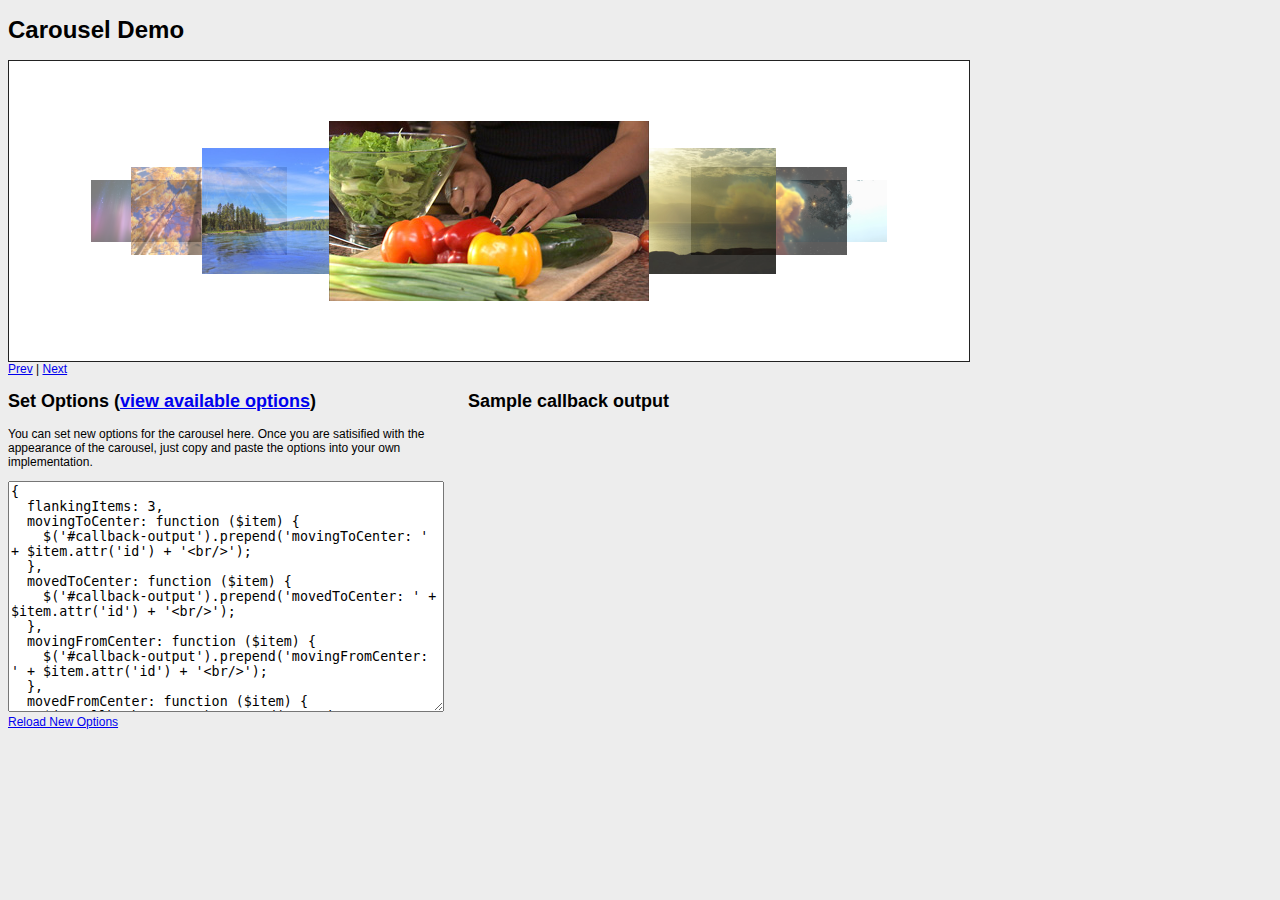
<file: js/waterwheelcarousel/jQuery-Waterwheel-Carousel/index.html>
<!doctype html>
<html>
  <head>
    <meta http-equiv="Content-Type" content="text/html; charset=UTF-8" />
    <title>Waterwheel Carousel Demo</title>
    <script type="text/javascript" src="http://code.jquery.com/jquery-1.9.1.min.js"></script>
    <script type="text/javascript" src="js/jquery.waterwheelCarousel.js"></script>
    <script type="text/javascript">
      $(document).ready(function () {
        var carousel = $("#carousel").waterwheelCarousel({
          flankingItems: 3,
          movingToCenter: function ($item) {
            $('#callback-output').prepend('movingToCenter: ' + $item.attr('id') + '<br/>');
          },
          movedToCenter: function ($item) {
            $('#callback-output').prepend('movedToCenter: ' + $item.attr('id') + '<br/>');
          },
          movingFromCenter: function ($item) {
            $('#callback-output').prepend('movingFromCenter: ' + $item.attr('id') + '<br/>');
          },
          movedFromCenter: function ($item) {
            $('#callback-output').prepend('movedFromCenter: ' + $item.attr('id') + '<br/>');
          },
          clickedCenter: function ($item) {
            $('#callback-output').prepend('clickedCenter: ' + $item.attr('id') + '<br/>');
          }
        });

        $('#prev').bind('click', function () {
          carousel.prev();
          return false
        });

        $('#next').bind('click', function () {
          carousel.next();
          return false;
        });

        $('#reload').bind('click', function () {
          newOptions = eval("(" + $('#newoptions').val() + ")");
          carousel.reload(newOptions);
          return false;
        });

      });
    </script>

    <style type="text/css">
      body {
        font-family:Arial;
        font-size:12px;
        background:#ededed;
      }
      .example-desc {
        margin:3px 0;
        padding:5px;
      }

      #carousel {
        width:960px;
        border:1px solid #222;
        height:300px;
        position:relative;
        clear:both;
        overflow:hidden;
        background:#FFF;
      }
      #carousel img {
        visibility:hidden; /* hide images until carousel can handle them */
        cursor:pointer; /* otherwise it's not as obvious items can be clicked */
      }

      .split-left {
        width:450px;
        float:left;
      }
      .split-right {
        width:400px;
        float:left;
        margin-left:10px;
      }
      #callback-output {
        height:250px;
        overflow:scroll;
      }
      textarea#newoptions {
        width:430px;
      }
    </style>
  </head>
  <body>
    <h1>Carousel Demo</h1>
    <div id="carousel">
      <a href="#"><img src="images/1.jpg" id="item-1" /></a>
      <a href="#"><img src="images/2.jpg" id="item-2" /></a>
      <a href="#"><img src="images/3.jpg" id="item-3" /></a>
      <a href="#"><img src="images/4.jpg" id="item-4" /></a>
      <a href="#"><img src="images/5.jpg" id="item-5" /></a>
      <a href="#"><img src="images/6.jpg" id="item-6" /></a>
      <a href="#"><img src="images/7.jpg" id="item-7" /></a>
      <a href="#"><img src="images/8.jpg" id="item-8" /></a>
      <a href="#"><img src="images/9.jpg" id="item-9" /></a>
    </div>
    <a href="#" id="prev">Prev</a> | <a href="#" id="next">Next</a>

    <br/>

    <div class="split-left">
      <h2>Set Options (<a href="http://www.bkosborne.com/jquery-waterwheel-carousel/options" target="_blank">view available options</a>)</h2>
      <p>You can set new options for the carousel here. Once you are satisified with the appearance of the carousel, just copy and paste the options into your own implementation.</p>
      <textarea id="newoptions" rows="15">
{
  flankingItems: 3,
  movingToCenter: function ($item) {
    $('#callback-output').prepend('movingToCenter: ' + $item.attr('id') + '<br/>');
  },
  movedToCenter: function ($item) {
    $('#callback-output').prepend('movedToCenter: ' + $item.attr('id') + '<br/>');
  },
  movingFromCenter: function ($item) {
    $('#callback-output').prepend('movingFromCenter: ' + $item.attr('id') + '<br/>');
  },
  movedFromCenter: function ($item) {
    $('#callback-output').prepend('movedFromCenter: ' + $item.attr('id') + '<br/>');
  },
  clickedCenter: function ($item) {
    $('#callback-output').prepend('clickedCenter: ' + $item.attr('id') + '<br/>');
  }
}
      </textarea><br/>
      <a href="#" id="reload">Reload New Options</a>
    </div>
    <div class="split-right">
      <h2>Sample callback output</h2>
      <div id="callback-output">

      </div>
    </div>

  </body>
</html>
</file>
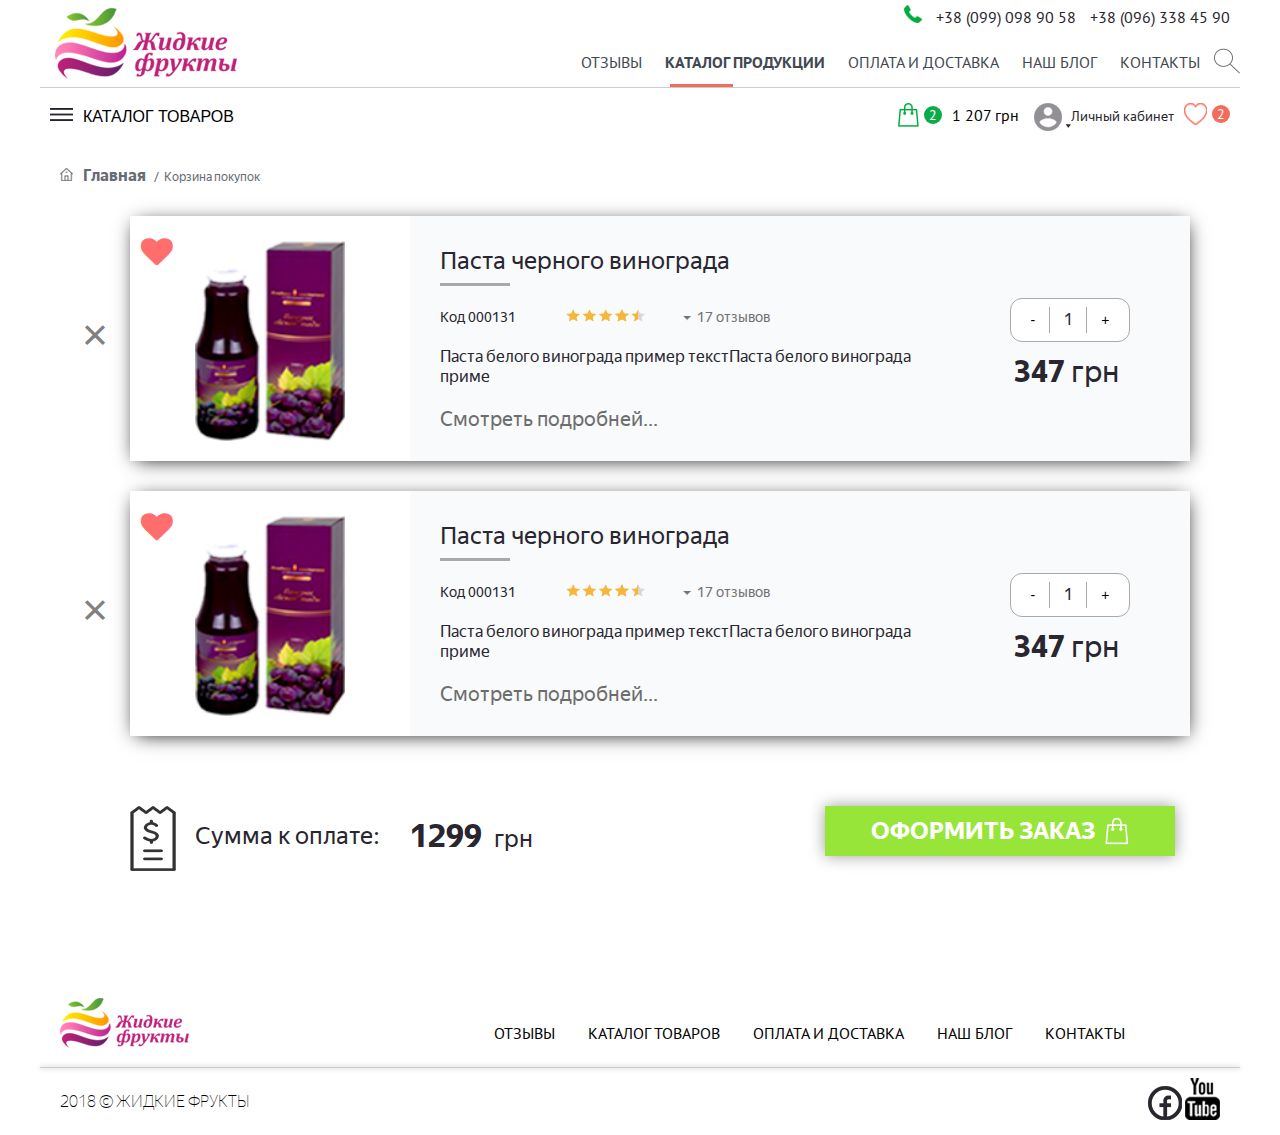
<file: shopping-cart.html>
<!DOCTYPE html>
<html lang="ru"
			dir="ltr">
<head>
	<meta name="description"
				content="application/xhtml+xml"/>
	<meta charset="UTF-8"/>
	<meta name="viewport" content="width=device-width, initial-scale=1.0">
	<title>Shopping Cart</title>
	<link href="https://fonts.googleapis.com/css?family=Raleway:400,800" rel="stylesheet">
	<link href="https://fonts.googleapis.com/css?family=PT+Sans:400,700" rel="stylesheet">
	<link rel="stylesheet" href="scss/css_plugin/labs.css" />
	<link rel="stylesheet" href="scss/css_plugin/remodal.css" />
	<link rel="stylesheet" href="scss/css_plugin/remodal-default-theme.css" />
	<link rel="stylesheet" href="scss/main.css" />
	<script type="text/javascript" src="js/components/jquery-3.2.1.min.js"></script>
	<script type="text/javascript" src="js/components/owlcarousel/owl.carousel.js"></script>
	<script type="text/javascript" src="js/components/owlcarousel/owl.navigation.js"></script>
	<script type="text/javascript" src="js/components/jquery.raty-fa.js"></script>
	<script type="text/javascript" src="js/components/remodal.js"></script>
	<script type="text/javascript" src="js/components/jquery.slimscroll.min.js"></script>
	<script type="text/javascript" src="js/main.js"></script>
	<script type="text/javascript" src="js/pages/home.js"></script>
</head>
<body>

<section class="top_navbar">
	<div class="container">
		<div class="top_navbar-container">
			<div class="top_navbar-container__item">
				<div class="top_navbar-container__item-logo">
					<a href="/"><img src="images/logo.png" /></a>
				</div>
			</div>
			<div class="top_navbar-container__item">
				<div class="top_navbar-container__item-contacts">
					<span><img src="images/icon-tel.png" /></span>
					<a href="tel:+380990989058">+38 (099) 098 90 58</a>
					<a href="tel:+380990989058">+38 (096) 338 45 90</a>
				</div>
				<div class="top_navbar-container__item-menu">
					<ul class="top_navbar-container__item-menu__list">
						<li><a href="#">ОТЗЫВЫ</a></li>
						<li><a class="active" href="#">КАТАЛОГ ПРОДУКЦИИ</a></li>
						<li><a href="#">ОПЛАТА И ДОСТАВКА</a></li>
						<li><a href="#">НАШ БЛОГ</a></li>
						<li><a href="#">КОНТАКТЫ</a></li>
						<li><img src="images/icon-search.png" /></li>
					</ul>
				</div>
			</div>
		</div>
	</div>
</section>
<section class="fixed_navbar">
	<div class="container">
		<div class="fixed_navbar-container">
			<div class="fixed_navbar-container-catalog">
				<button type="button"><img src="images/icon-catalog.png">Каталог товаров</button>
				<div class="fixed_navbar-container-catalog__dropdown">
					<div class="catalog_block">
						<!--
						<div class="container">
							<div class="catalog_block_container">
								<div class="catalog_block_container-header">
									<p>КАТАЛОГ ТОВАРОВ</p>
								</div>
								<div id="categories_list" class="catalog_block_container-list owl-carousel owl-theme">
									<div  class="item catalog_block_container-list__item">
										<img data-image = "images/categories/1.png" data-image-active="images/categories/1-active.png" src="images/categories/1.png" />
										<div class="item catalog_block_container-list__item-wrapper">
											<div class="catalog_block_container-list__item-wrapper-text">
												<h3>ЯГОДНЫЕ И  ФРУКТОВЫЕ ПАСТЫ </h3>
												<p>Lorem ipsum dolor sit amet, consectetur adipisicing elit, sed d</p>
												<button>ПОДРОБНЕЕ</button>
											</div>
										</div>
									</div>
									<div  class="item catalog_block_container-list__item">
										<img src="images/categories/2.png" />
										<div class="item catalog_block_container-list__item-wrapper">
											<div class="catalog_block_container-list__item-wrapper-text">
												<h3>белковые ПАСТЫ</h3>
												<p>Lorem ipsum dolor sit amet, consectetur adipisicing elit, sed d</p>
												<button>ПОДРОБНЕЕ</button>
											</div>
										</div>
									</div>
									<div  class="item catalog_block_container-list__item">
										<img src="images/categories/3.png" />
										<div class="item catalog_block_container-list__item-wrapper">
											<div class="catalog_block_container-list__item-wrapper-text">
												<h3>Зерновые  и бобовые продукты</h3>
												<p>Lorem ipsum dolor sit amet, consectetur adipisicing elit, sed d</p>
												<button>ПОДРОБНЕЕ</button>
											</div>
										</div>
									</div>
								</div>
								<div class="owl-custom-pagination catalog_block_container-pagination">

								</div>
								<div class="catalog_block_container-subcategories">
									<div class="catalog_block_container-subcategories__close">
										<a href="#" ><img src="images/icon-close.png" /></a>
									</div>
									<div class="catalog_block_container-subcategories__header">
										<img src="images/icon-subcategories.png" />
										<p><span>СМОТРЕТЬ ВСЕ ТОВАРЫ</span> /  ягодные и фруктовые пасты </p>
									</div>
									<div class="catalog_block_container-subcategories__content">
										<div class="catalog_block_container-subcategories__content-item">
											<a href="">Черничная паста</a>
										</div>
										<div class="catalog_block_container-subcategories__content-item">
											<a href="">Клюквенная паста</a>
										</div>
										<div class="catalog_block_container-subcategories__content-item">
											<a href="">Клюквенная паста</a>
										</div>
										<div class="catalog_block_container-subcategories__content-item">
											<a href="">Черничная паста</a>
										</div>
										<div class="catalog_block_container-subcategories__content-item">
											<a href="">Клюквенная паста</a>
										</div>
										<div class="catalog_block_container-subcategories__content-item">
											<a href="">Клюквенная паста</a>
										</div>
										<div class="catalog_block_container-subcategories__content-item">
											<a href="">Черничная паста</a>
										</div>
										<div class="catalog_block_container-subcategories__content-item">
											<a href="">Клюквенная паста</a>
										</div>
										<div class="catalog_block_container-subcategories__content-item">
											<a href="">Клюквенная паста</a>
										</div>
									</div>
								</div>
								<div class="catalog_block_container-footer">
									<div class="catalog_block_container-footer__link">
										<a href="#" class="">открыть каталог всей продукции</a>
									</div>
									<div class="catalog_block_container-footer__pagination">

									</div>
								</div>
							</div>
						</div>
						-->
					</div>
				</div>
			</div>
			<div class="fixed_navbar-container-cart">
				<div class="fixed_navbar-container-cart__cart">
					<a href="#"><img src="images/icon-bag.png" /> <span>2</span> <p class="fixed_navbar-container-cart__cart-price">1 207 грн</p></a>
				</div>
				<div class="fixed_navbar-container-cart__account">
					<div class="fixed_navbar-container-cart__account-navbar dropdown">
						<div class="dropdown-header">
							<img src="images/icon-user.png" /> <p>Личный кабинет</p>
						</div>
						<div class="dropdown-content">
							<ul class="fixed_navbar-container-cart__account-navbar__items">
								<li><a href="#login-modal">Войти</a></li>
								<li><a href="#">Зарегистрироваться</a></li>
							</ul>
						</div>
					</div>
				</div>
				<div class="fixed_navbar-container-cart__like">
					<a href="#"><img src="images/icon-like.png" /> <span>2</span></a>
				</div>
			</div>

		</div>
	</div>
</section>


<!---  Секция товаров в корзине ---->
<section class="shopping-cart">
	<div class="container">

		<!---  Хлебные крошки ---->
		<ol class="breadcrumb">
			<li><a href="index.html">Главная</a></li>
			<li>Корзина покупок</li>
		</ol>


	<!-- Список товаров в корзине -->

	<ul class="cart-list">

		<li>

			<button class="del-tovar">&times;</button>

			<div class="in-cart">

				<div class="product_in-cart_pict">
					<button class="in-favorites"><i class="fa fa-heart"></i></button>
					<img src="images/products/product_1.jpg" class="tovar-pict" />
				</div>

				<div class="rate-price">
					<div class="rate_like-dislike">
						<button href="#" >-</button>
						<span title="Суммарный рейтинг">1</span>
						<button href="#" >+</button>
					</div>
					<p><b>347</b> грн</p>
				</div>

				<div class="product_in-cart_info">
					<h3>Паста черного винограда </h3>
					<ul class="inrate">
						<li>Код 000131</li>
						<li><img src="images/rating_4.png" height="13" width="79"/></li>
						<li><a href="#" target="_blank">17 отзывов</a></li>
					</ul>
					<p>Паста белого винограда пример текстПаста белого винограда приме</p>
					<a href="#">Смотреть подробней...</a>
				</div>

			</div>  <!-- end .in-cart-->

		</li>

				<li>

					<button class="del-tovar">&times;</button>

					<div class="in-cart">

						<div class="product_in-cart_pict">
							<button class="in-favorites"><i class="fa fa-heart"></i></button>
							<img src="images/products/product_1.jpg" class="tovar-pict" />
						</div>

						<div class="rate-price">
							<div class="rate_like-dislike">
								<button href="#" >-</button>
								<span title="Суммарный рейтинг">1</span>
								<button href="#" >+</button>
							</div>
							<p><b>347</b> грн</p>
						</div>

						<div class="product_in-cart_info">
							<h3>Паста черного винограда </h3>
							<ul class="inrate">
								<li>Код 000131</li>
								<li><img src="images/rating_4.png" height="13" width="79"/></li>
								<li><a href="#" target="_blank">17 отзывов</a></li>
							</ul>
							<p>Паста белого винограда пример текстПаста белого винограда приме</p>
							<a href="#">Смотреть подробней...</a>
						</div>

					</div>  <!-- end .in-cart-->

				</li>

	</ul>

		<div class="sum-price">

			<div class="product_list_container-content__items-container__content-addtocart">
				<a href="#">
					<span>Оформить заказ</span> <img src="images/icon-bag-big.png">
				</a>
			</div>

			<div>
				<img src="images/price.png" class="priceimgs" alt=""/><span>Сумма к оплате: </span>
				<p><b>1299</b> грн</p>
			</div>

		</div>

	</div>
</section>


<section class="footer">
	<div class="container">
		<div class="footer_container">
			<div class="footer_container-top">
				<div class="footer_container-top__logo">
					<img src="images/logo_footer.png" />
				</div>
				<div class="footer_container-top__navbar">
					<ul class="footer_container-top__navbar-list">
						<li>
							<a href="#">ОТЗЫВЫ</a>
						</li>
						<li>
							<a href="#">КАТАЛОГ ТОВАРОВ</a>
						</li>
						<li>
							<a href="#">ОПЛАТА И ДОСТАВКА</a>
						</li>
						<li>
							<a href="#">НАШ БЛОГ</a>
						</li>
						<li>
							<a href="#">КОНТАКТЫ</a>
						</li>
					</ul>
				</div>
			</div>
			<div class="footer_container-bottom">
				<div class="footer_container-bottom__copyrights">
					<p>2018 ©  жидкие фрукты</p>
				</div>
				<div class="footer_container-bottom__social">
					<a href="#"><img src="images/facebook-botom.png" /></a>
					<a href="#"><img src="images/youtube.png" /></a>
				</div>
			</div>
		</div>
	</div>
</section>
<section class="hidden_section">
	<div class="remodal" data-remodal-id="login-modal">
		<button data-remodal-action="close" class="remodal-close"></button>
		<div class="login_modal">
			<div class="login_modal-header">
				<span>Регистрация</span>
			</div>
			<div class="login_modal-content">
				<div class="tabs_container">
					<div class="tabs_items">
						<div id="tab_register" class="login_modal-content__form active">
							<form  id="register_form">
								<input type="email" name="email" value="" placeholder="Email" />
								<input type="password" name="password" value="" placeholder="Пароль" />
								<input type="password" name="confirm_password" value="" placeholder="Повторите пароль" />
							</form>
						</div>
						<div id="tab_login" class="login_modal-content__form">
							<form  id="login_form">
								<input type="email" name="email" value="" placeholder="Email" />
								<input type="password" name="password" value="" placeholder="Пароль" />
							</form>
						</div>
						<div id="tab_remember" class="login_modal-content__form">
							<form  id="remember_form">
								<input type="email" name="email" value="" placeholder="Email" />
							</form>
						</div>
					</div>
					<div class="login_modal-content__tabs">
						<ul class="tabs_list">
							<li><a class="active" href="#tab_register">Регистрация</a></li>
							<li><a href="#tab_login">Вход</a></li>
							<li><a href="#tab_remember">Восстановление</a></li>
						</ul>
					</div>
				</div>
				<div class="login_modal-content__submit">
					<button type="submit" form="register_form"><span>Регистрация</span></button>
				</div>
				<div class="login_modal-content__social">
					<p>Вход через: <a href="#"><img src="images/icon-facebook.png" /></a></p>

				</div>
			</div>
		</div>
	</div>
</section>
</body>
</html>
</file>
<file: scss/css_plugin/labs.css>
.cancel-on-png, .cancel-off-png, .star-on-png, .star-off-png, .star-half-png {
	font-size: 2em;
}

@font-face {
	font-family: "raty";
	font-style: normal;
	font-weight: normal;
	src: url("../fonts/raty/raty.eot");
	src: url("../fonts/raty/raty.eot?#iefix") format("embedded-opentype");
	src: url("../fonts/raty/raty.svg#raty") format("svg");
	src: url("../fonts/raty/raty.ttf") format("truetype");
	src: url("../fonts/raty/raty.woff") format("woff");
}

.cancel-on-png, .cancel-off-png, .star-on-png, .star-off-png, .star-half-png {
	color:#f6b63a;
	font-size:12px;
	-moz-osx-font-smoothing: grayscale;
	-webkit-font-smoothing: antialiased;
	font-family: "raty";
	font-style: normal;
	font-variant: normal;
	font-weight: normal;
	line-height: 1;
	speak: none;
	text-transform: none;
}

.cancel-on-png:before {
	content: "\e600";
}

.cancel-off-png:before {
	content: "\e601";
}

.star-on-png:before {
	content: "\f005";
}

.star-off-png:before {
	content: "\f006";
}

.star-half-png:before {
	content: "\f123";
}
</file>
<file: scss/css_plugin/remodal.css>
/* ==========================================================================
   Remodal's necessary styles
   ========================================================================== */

/* Hide scroll bar */

html.remodal-is-locked {
  overflow: hidden;

  touch-action: none;
}

/* Anti FOUC */

.remodal,
[data-remodal-id] {
  display: none;
}

/* Necessary styles of the overlay */

.remodal-overlay {
  position: fixed;
  z-index: 9999;
  top: -5000px;
  right: -5000px;
  bottom: -5000px;
  left: -5000px;

  display: none;
}

/* Necessary styles of the wrapper */

.remodal-wrapper {
  position: fixed;
  z-index: 10000;
  top: 0;
  right: 0;
  bottom: 0;
  left: 0;

  display: none;
  overflow: auto;

  text-align: center;

  -webkit-overflow-scrolling: touch;
}

.remodal-wrapper:after {
  display: inline-block;

  height: 100%;
  margin-left: -0.05em;

  content: "";
}

/* Fix iPad, iPhone glitches */

.remodal-overlay,
.remodal-wrapper {
  backface-visibility: hidden;
}

/* Necessary styles of the modal dialog */

.remodal {
  position: relative;

  outline: none;

  text-size-adjust: 100%;
}

.remodal-is-initialized {
  /* Disable Anti-FOUC */
  display: inline-block;
}
</file>
<file: scss/css_plugin/remodal-default-theme.css>
/* ==========================================================================
   Remodal's default mobile first theme
   ========================================================================== */

/* Default theme styles for the background */

.remodal-bg.remodal-is-opening,
.remodal-bg.remodal-is-opened {
  filter: blur(3px);
}

/* Default theme styles of the overlay */

.remodal-overlay {
  background: rgba(43, 46, 56, 0.9);
}

.remodal-overlay.remodal-is-opening,
.remodal-overlay.remodal-is-closing {
  animation-duration: 0.3s;
  animation-fill-mode: forwards;
}

.remodal-overlay.remodal-is-opening {
  animation-name: remodal-overlay-opening-keyframes;
}

.remodal-overlay.remodal-is-closing {
  animation-name: remodal-overlay-closing-keyframes;
}

/* Default theme styles of the wrapper */

.remodal-wrapper {
  padding: 10px 10px 0;
}

/* Default theme styles of the modal dialog */

.remodal {
  box-sizing: border-box;
  width: 100%;
  margin-bottom: 10px;
  padding: 35px  0;
	border-radius: 15px;
  transform: translate3d(0, 0, 0);

  color: #2b2e38;
  background: #fff;
}

.remodal.remodal-is-opening,
.remodal.remodal-is-closing {
  animation-duration: 0.3s;
  animation-fill-mode: forwards;
}

.remodal.remodal-is-opening {
  animation-name: remodal-opening-keyframes;
}

.remodal.remodal-is-closing {
  animation-name: remodal-closing-keyframes;
}

/* Vertical align of the modal dialog */

.remodal,
.remodal-wrapper:after {
  vertical-align: middle;
}

/* Close button */

.remodal-close {
  position: absolute;
  top: 10px;
  right: 10px;

  display: block;
  overflow: visible;

  width: 35px;
  height: 35px;
  margin: 0;
  padding: 0;

  cursor: pointer;
  transition: color 0.2s;
  text-decoration: none;

  color: #95979c;
  border: 0;
  outline: 0;
  background: transparent;
}

.remodal-close:hover,
.remodal-close:focus {
  color: #2b2e38;
}

.remodal-close:before {
  font-family: Arial, "Helvetica CY", "Nimbus Sans L", sans-serif !important;
  font-size: 45px;
  line-height: 35px;

  position: absolute;
  top: 0;
  right: 0;

  display: block;

  width: 35px;

  content: "\00d7";
  text-align: center;
}

/* Dialog buttons */

.remodal-confirm,
.remodal-cancel {
  font: inherit;

  display: inline-block;
  overflow: visible;

  min-width: 110px;
  margin: 0;
  padding: 12px 0;

  cursor: pointer;
  transition: background 0.2s;
  text-align: center;
  vertical-align: middle;
  text-decoration: none;

  border: 0;
  outline: 0;
}

.remodal-confirm {
  color: #fff;
  background: #81c784;
}

.remodal-confirm:hover,
.remodal-confirm:focus {
  background: #66bb6a;
}

.remodal-cancel {
  color: #fff;
  background: #e57373;
}

.remodal-cancel:hover,
.remodal-cancel:focus {
  background: #ef5350;
}

/* Remove inner padding and border in Firefox 4+ for the button tag. */

.remodal-confirm::-moz-focus-inner,
.remodal-cancel::-moz-focus-inner,
.remodal-close::-moz-focus-inner {
  padding: 0;

  border: 0;
}

/* Keyframes
   ========================================================================== */

@keyframes remodal-opening-keyframes {
  from {
    transform: scale(1.05);

    opacity: 0;
  }
  to {
    transform: none;

    opacity: 1;

    filter: blur(0);
  }
}

@keyframes remodal-closing-keyframes {
  from {
    transform: scale(1);

    opacity: 1;
  }
  to {
    transform: scale(0.95);

    opacity: 0;

    filter: blur(0);
  }
}

@keyframes remodal-overlay-opening-keyframes {
  from {
    opacity: 0;
  }
  to {
    opacity: 1;
  }
}

@keyframes remodal-overlay-closing-keyframes {
  from {
    opacity: 1;
  }
  to {
    opacity: 0;
  }
}

/* Media queries
   ========================================================================== */

@media only screen and (min-width: 641px) {
  .remodal {
    max-width: 500px;
  }
}

/* IE8
   ========================================================================== */

.lt-ie9 .remodal-overlay {
  background: #2b2e38;
}

.lt-ie9 .remodal {
  width: 700px;
}
</file>
